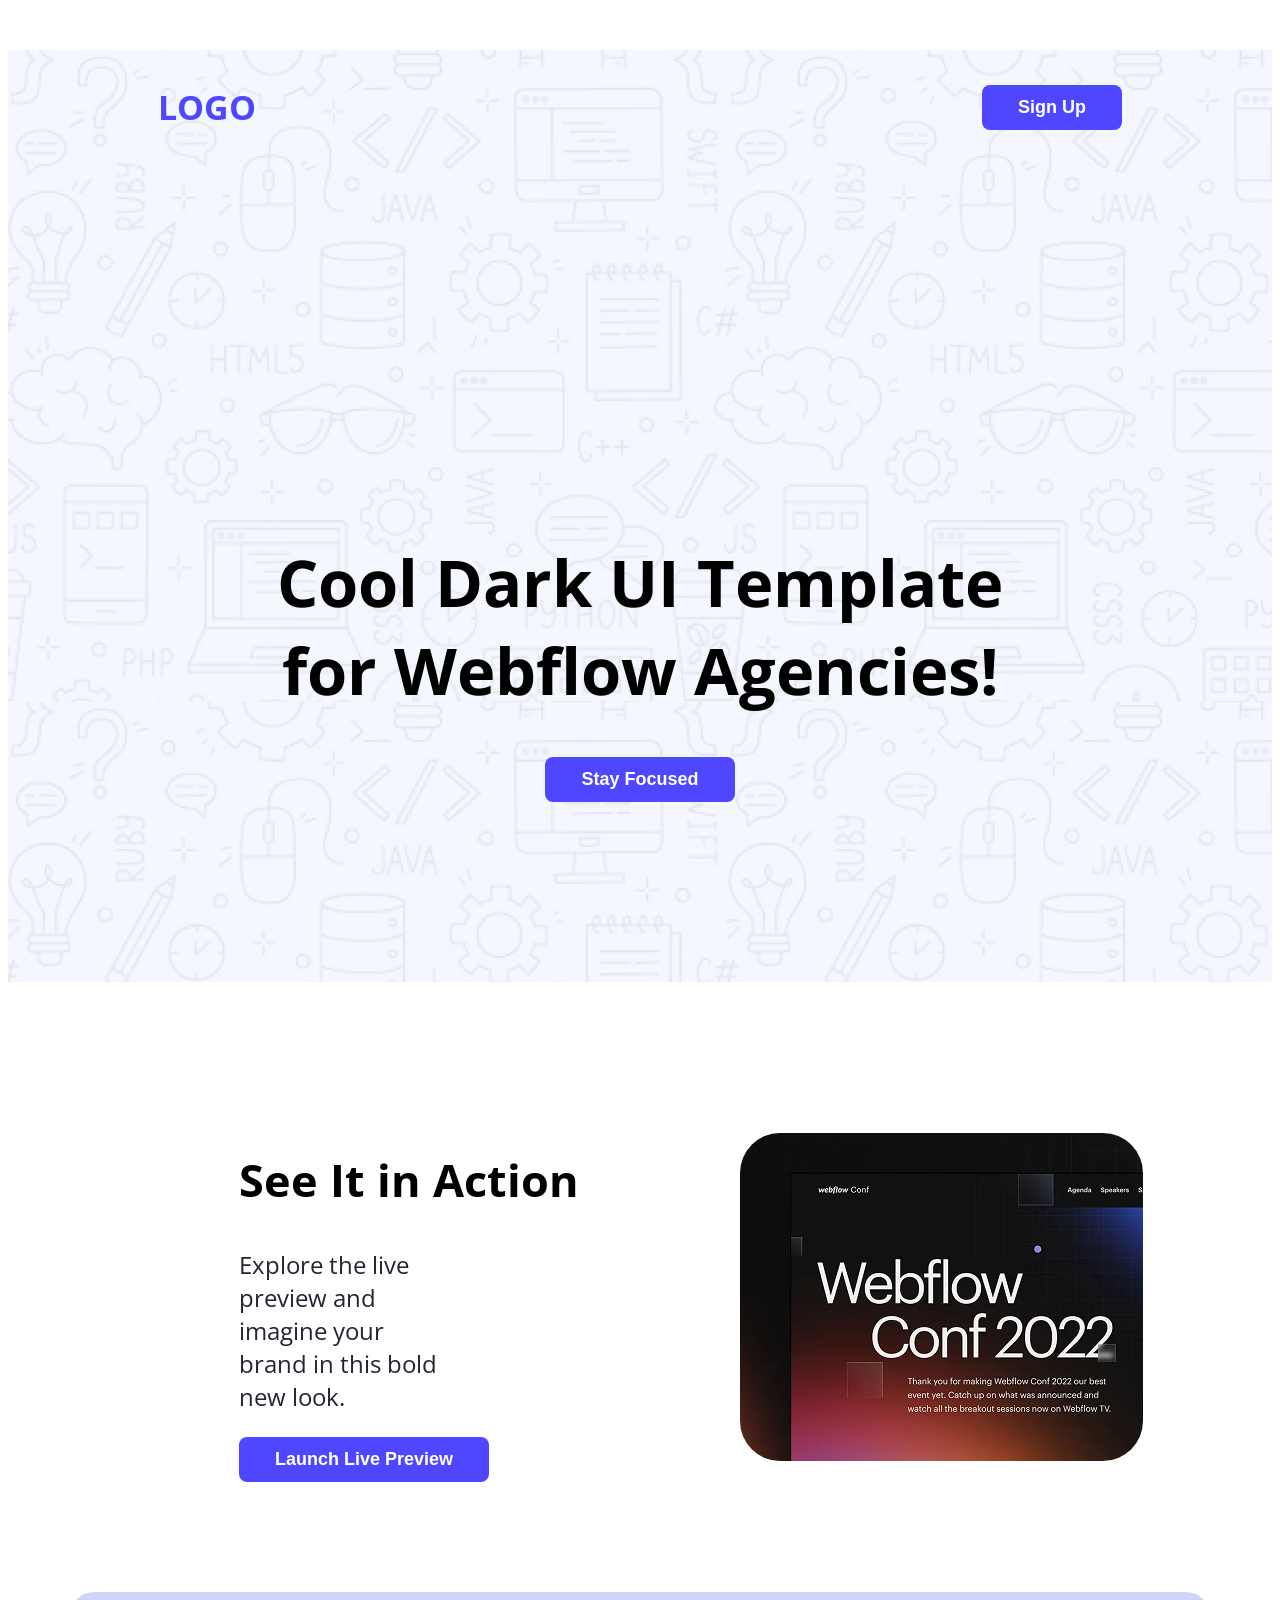
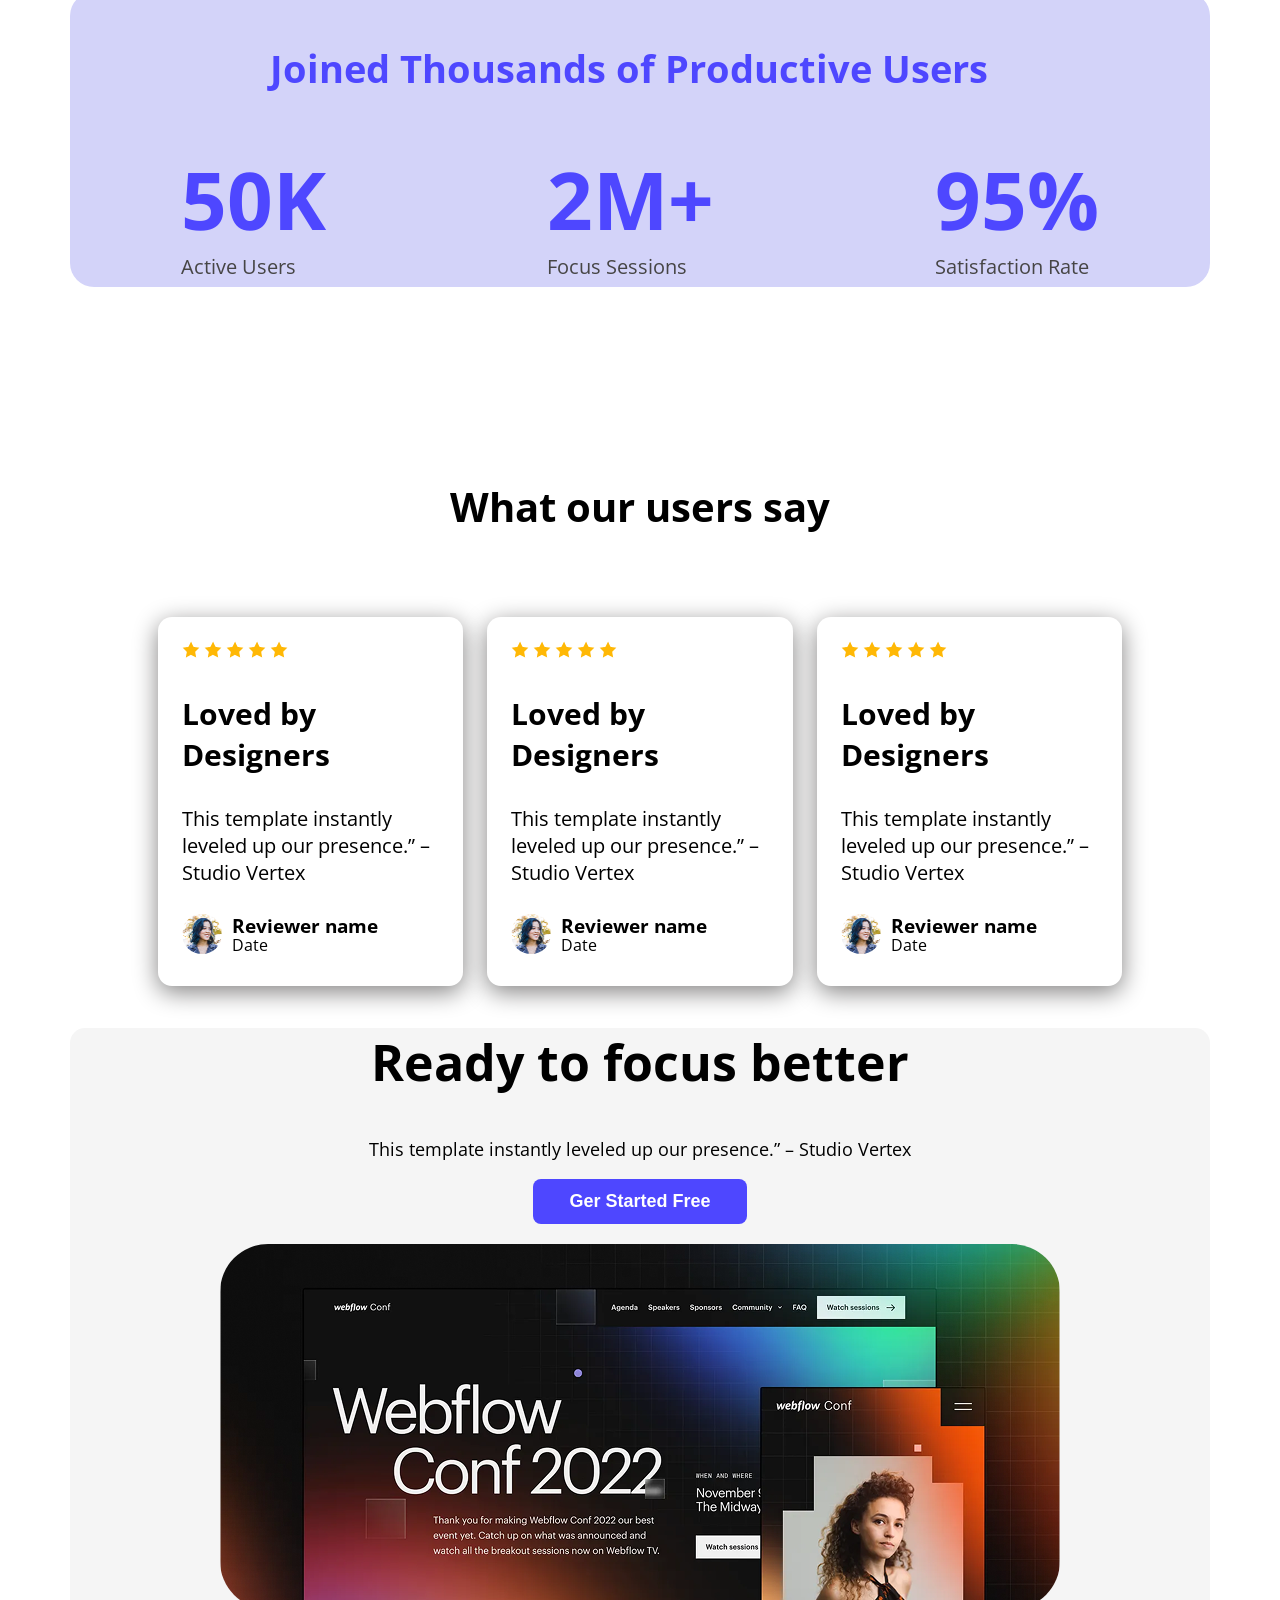
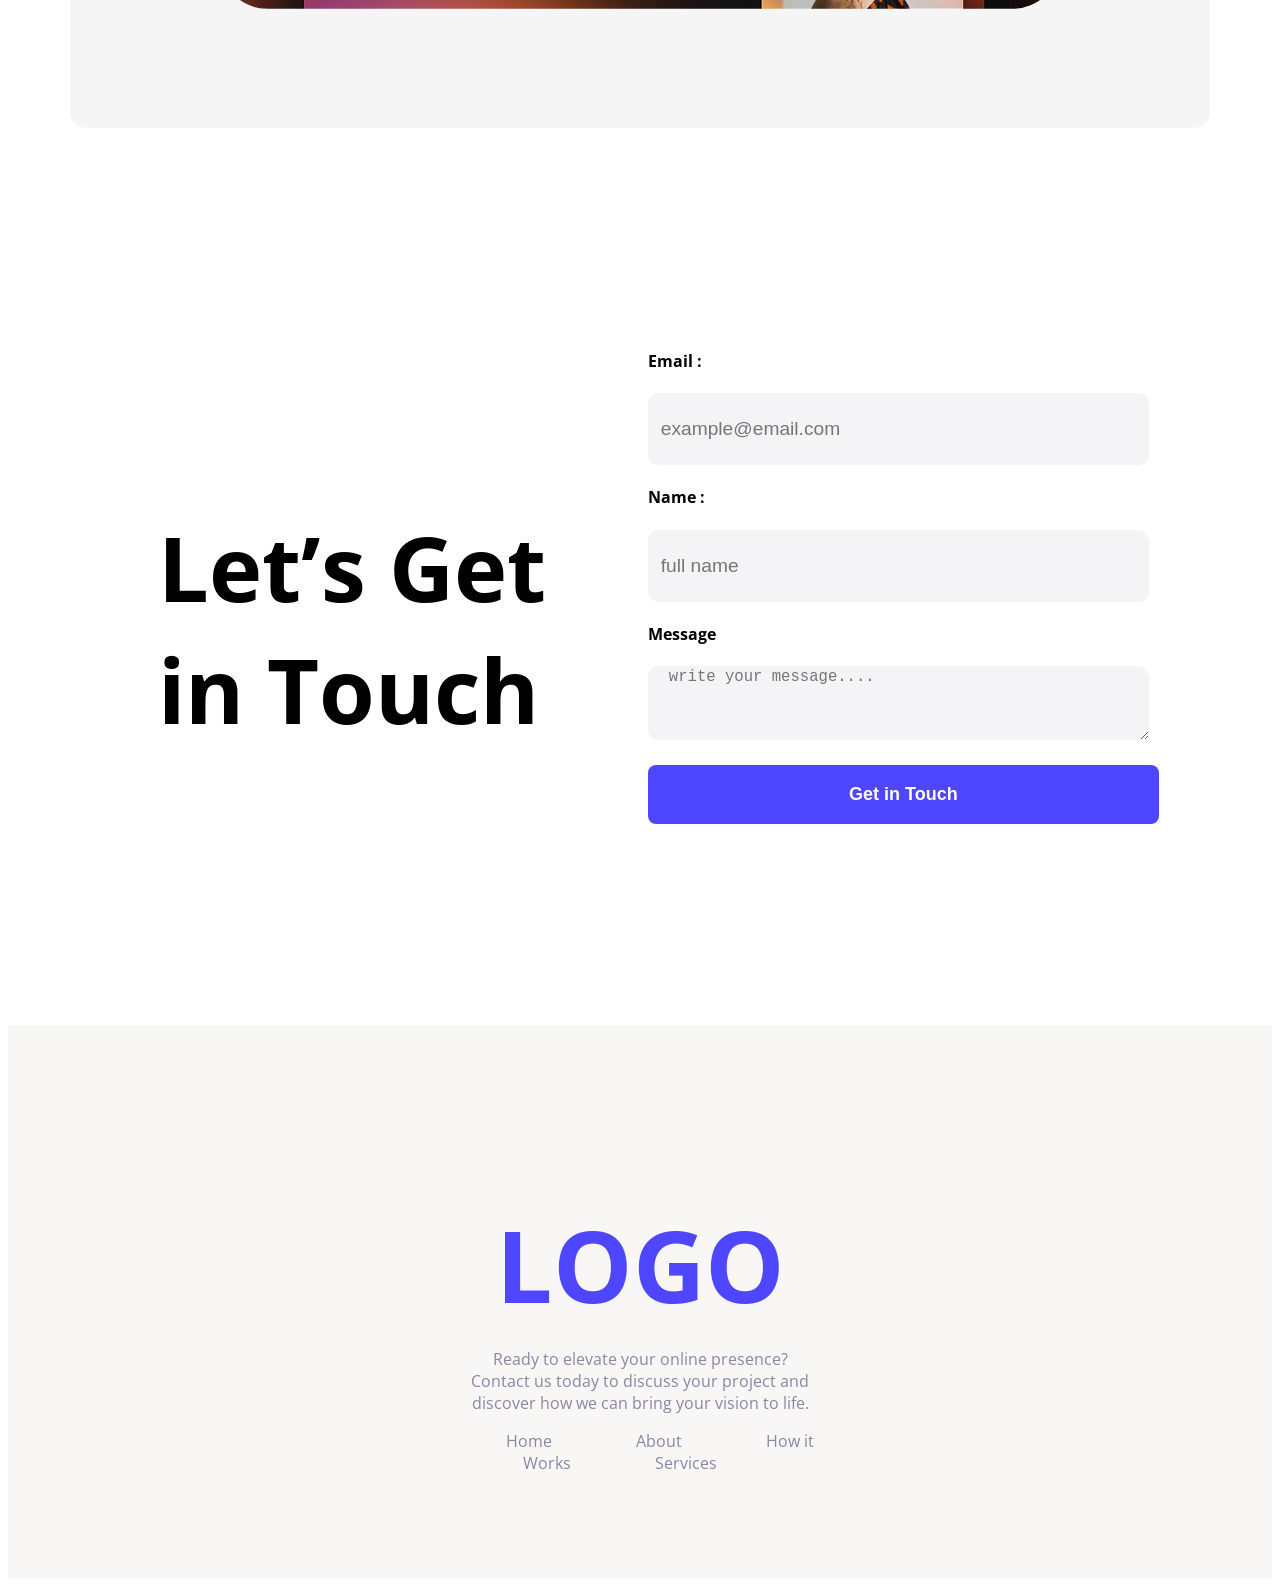
<file: index.html>
<!DOCTYPE html>
<html lang="en">
<head>
    <meta charset="UTF-8">
    <meta name="viewport" content="width=device-width, initial-scale=1.0">
    <title>first web assignment</title>
    <link rel="preconnect" href="https://fonts.googleapis.com">
<link rel="preconnect" href="https://fonts.gstatic.com" crossorigin>
<link href="https://fonts.googleapis.com/css2?family=Inter:ital,opsz,wght@0,14..32,100..900;1,14..32,100..900&family=Open+Sans:ital,wght@0,300..800;1,300..800&display=swap" rel="stylesheet">
    <link rel="stylesheet" href="styles/assignment.css">
</head>
<body class="open-sans-normal">
    <header class="header">
        <nav>
            <h3 class="nav-title">LOGO</h3>
            <ul>
                <li><a href=""><button class="btn-primary">Sign Up</button></a></li>
            </ul>
        </nav>
        <div class="banner">
            <h1 class="banner-title">Cool Dark UI Template for Webflow Agencies!</h1>
               <button class="btn-primary btn:hover">Stay Focused</button>

        </div>

    </header>
    <main>
        <div class="action">
         <div>
            <h2 class="text-tital">See It in Action</h2>
            <p class="text-subtital">Explore the live preview and imagine your brand in this bold new look.</p>
            <a href=""><button class="btn-primary">Launch Live Preview</button></a>

         </div>
        
            <img  class="image1" src="images/wc-mini.png" alt="">
        </div>



        <section class="joined joined-bg">
            <h3 class="joined-tital">Joined Thousands of Productive Users</h3>
            
           <div class="joined-items">
            <div class="joined-item">
                <h1 class="item-tital">50K</h1>
                <p class="description">Active Users</p>
            </div>
            <div class="joined-item">
                <h1 class="item-tital">2M+</h1>
                <p class="description">Focus Sessions</p>
            </div>
            <div class="joined-item">
                <h1 class="item-tital">95%</h1>
                <p class="description">Satisfaction Rate</p>
            </div>
           </div>

        </section>

        <section class="reviews">
            <h2 class="review-title">What our users say</h2>
            <section class="review-section">
            <div class="review">
                <div>
                    <img src="images/icon-star.png" alt="">
                    <img src="images/icon-star.png" alt="">
                    <img src="images/icon-star.png" alt="">
                    <img src="images/icon-star.png" alt="">
                    <img src="images/icon-star.png" alt="">
                </div>
                <h3 class="review-boxtital">Loved by Designers</h3>
                <p class="review-description">This template instantly leveled up our presence.” – Studio Vertex</p>
                <div class="review-foot">
                    <img class="review-img" src="images/avatar.png" alt="">
                    <div class="Reviewer-name">
                        <h3>Reviewer name</h3>
                    <p>Date</p>
                    </div>
                    
                </div>

            </div>
            
            <div class="review">
                <div>
                    <img src="images/icon-star.png" alt="">
                    <img src="images/icon-star.png" alt="">
                    <img src="images/icon-star.png" alt="">
                    <img src="images/icon-star.png" alt="">
                    <img src="images/icon-star.png" alt="">
                </div>
                <h3 class="review-boxtital">Loved by Designers</h3>
                <p class="review-description">This template instantly leveled up our presence.” – Studio Vertex</p>
                <div class="review-foot">
                    <img class="review-img" src="images/avatar.png" alt="">
                    <div class="Reviewer-name">
                        <h3>Reviewer name</h3>
                    <p>Date</p>
                    </div>
                    
                </div>

            </div>


            <div class="review">
                <div>
                    <img src="images/icon-star.png" alt="">
                    <img src="images/icon-star.png" alt="">
                    <img src="images/icon-star.png" alt="">
                    <img src="images/icon-star.png" alt="">
                    <img src="images/icon-star.png" alt="">
                </div>
                <h3 class="review-boxtital">Loved by Designers</h3>
                <p class="review-description">This template instantly leveled up our presence.” – Studio Vertex</p>
                <div class="review-foot">
                    <img class="review-img" src="images/avatar.png" alt="">
                    <div class="Reviewer-name">
                        <h3>Reviewer name</h3>
                    <p>Date</p>
                    </div>
                    
                </div>

            </div>
            

            </section>

        </section>


        <section class="focus focus-bg">
            <div class="focus-head">
                <h2 class="focus-tital">Ready to focus better</h2>
                <p class="focus-description">This template instantly leveled up our presence.” – Studio Vertex</p>
                <button class="btn-primary">Ger Started Free</button>

            </div>
            <img class="focus-img" src="images/wc-big.png" alt="">
        

        </section>
        <section class="touch">
            <div>
                <h1 class="touch-title">Let’s Get in Touch</h1>
            </div>
            <div class="touch-column">
                <form action="">
                    <h4>Email :</h4>
                <input type="email" name="" id="" placeholder="  example@email.com">
                <h4>Name :</h4>
                <input type="text" name="" id="" placeholder="  full name">
                <h4>Message</h4>
                <textarea name="" id="" cols="30" rows="10" placeholder="  write your message...."></textarea>
               <input class="btn-primary btn-form" type="submit" value="Get in Touch">
            </form>

            </div>
        </section>

        

    </main>
    <footer>
        <div class="foot-section foot-bg">
           <div class="foot-content">
             <h1 class="foot-title">LOGO</h1>
            <p class="foot-description">Ready to elevate your online presence? Contact us today to discuss your project and discover how we can bring your vision to life.</p>
        </div>
        <div class="foot-btn">
            <a href="">Home</a>
            <a href="">About</a>
            <a href="">How it Works</a>
            <a href="">Services</a>

        </div>

        </div>
    </footer>
</body>
</html>
</file>
<file: styles/assignment.css>
.open-sans-normal {
  font-family: "Open Sans", sans-serif;
  font-optical-sizing: auto;
  font-style: normal;
  font-variation-settings:
    "wdth" 100;
}


/* nav styles */
nav{
    display: flex;
    align-items: center;
    justify-content: space-between;
    margin: 50px 150px;
}

.nav-title{
    font-weight:1000px;
    font-size:34px;
    color: #4E47FF;
}

nav ul li{
    list-style:none;
}
/* button */
.btn-primary{
    background-color: #4E47FF;
    font-weight:bold ;
    font-size: 18px;
    color:white ;
    padding: 12px 36px;
    border-radius: 8px;
    border: none;
    cursor: pointer;

}
.btn-primary:hover{
    background-color: #00216e;
    
}
.btn-form{
    padding: 19px 201px ;
    margin-top: 20px;
}

/* .banner-style */


.banner-title{
    font-weight: 907px;
    font-size: 65px;
}
.banner{
    padding: 280px 267.5px 180px;
    text-align: center;

}
.header{
    background-image:url(../images/Hero-bg.png) ;
}

/* .action-bar */

.action{
    display: flex;
    justify-content: space-around;
    margin: 30px;
    align-items: center;
    padding-top: 100px;
    padding-left:201px;
    padding-right:99px;
}
.image1{
     border-radius:40px;
}
 .text-tital{
    font-size: 45px;
    font-weight: 700px;
    gap: 10px;
 }
 .text-subtital{
    font-size: 24px;
    font-weight: 600px;
    margin-top: 0px;
    padding-right:300px;
    color: #252432;

 }  



 /* .joined style */
 
   .joined-bg{
    background-color: #d3d3f9;
    border-radius: 24px;
    max-width: 1140px;
    margin: 0 auto;
   margin-top: 110px;
   }
 
    .joined-tital{
     font-weight: 700px;
     font-size: 38px;
     color:#4E47FF;
     padding-top: 50px;
     padding-left: 200px;
     padding-right: 200px;
    
    }
 .joined-items{
    display: flex;
    justify-content: space-around;
    margin-top: 2px;
    line-height: 1.2px;
 }

 .item-tital{
    font-weight: 800px;
    font-size: 80px;
    color: #4E47FF;
 }

 .description{
    font-weight: 100px;
    font-size: 20px;
    color: #464545;
    margin-top: 2px;
    line-height: 1.2px;
 }

/* .review-style */

.review-title{
    font-weight: 700px;
    font-size: 40px;
   padding-top: 159px;
   text-align: center;
  }
.review-foot{
    display: flex;
    align-items: center;
    gap: 10px;
}
.review-section{
    display: flex;
    justify-content: space-around;
    padding-top: 50px;
    padding-left: 150px;
    padding-right:150px ;
    gap: 24px;
}
.review-img{
    border-radius: 999px;
    height: 40px;
    width: 40px;
}
.Reviewer-name{
    line-height: 1.2px
}
.review{
    padding: 24px;
    box-shadow:0px 6px 25px 0px rgb(131, 130, 130);
    border-radius: 14px;
}

.review-boxtital{
    font-size: 30px;
}


.review-description{
    font-size: 20px;
     margin-top: 1px;
}

/* .focus-style */

.focus-bg{
    background-color: #f5f5f5;
    max-width: 1140px;
    border-radius: 15px;
    height: 700px;
    margin: 0 auto

}
.focus-head{
    text-align: center;
}
.focus-tital{
    font-weight: 700px;
    font-size: 50px;

}
.focus-description{
    font-size: 18px;
}
.focus-img{
    border-radius: 48px;
    display: block;
    margin: auto;
    margin-top: 20px;
    
}

/* .touch-style */

.touch{
    display: flex;
    align-items: center;
}
.touch-title{
    font-weight: 700px;
    font-size: 90px;
    padding-top: 304px;
    padding-left: 150px;
    padding-right: 100px;
    padding-bottom: 200px;
    }

input[type="email"], input[type="text"],textarea {
    height: 70px;
    width: 497px;
    border: none;
    background-color: #f4f4f7;
    border-radius: 10px;
    font-size: larger;


 }

 /* .footer-style */
.foot-bg{

background-color: #f9f6f6;

}
.foot-title{
    font-size: 100px;
    font-weight: 700px;
    color: #4E47FF;
    margin-bottom: 2px;
}
.foot-description{
    color: #8987A1; 

    }

.foot-section{
    text-align: center;
    padding: 104px 455px;
}

 
 .foot-btn a {
    text-decoration: none;
    color: #8987A1;
    margin: 40px;
 }
</file>
